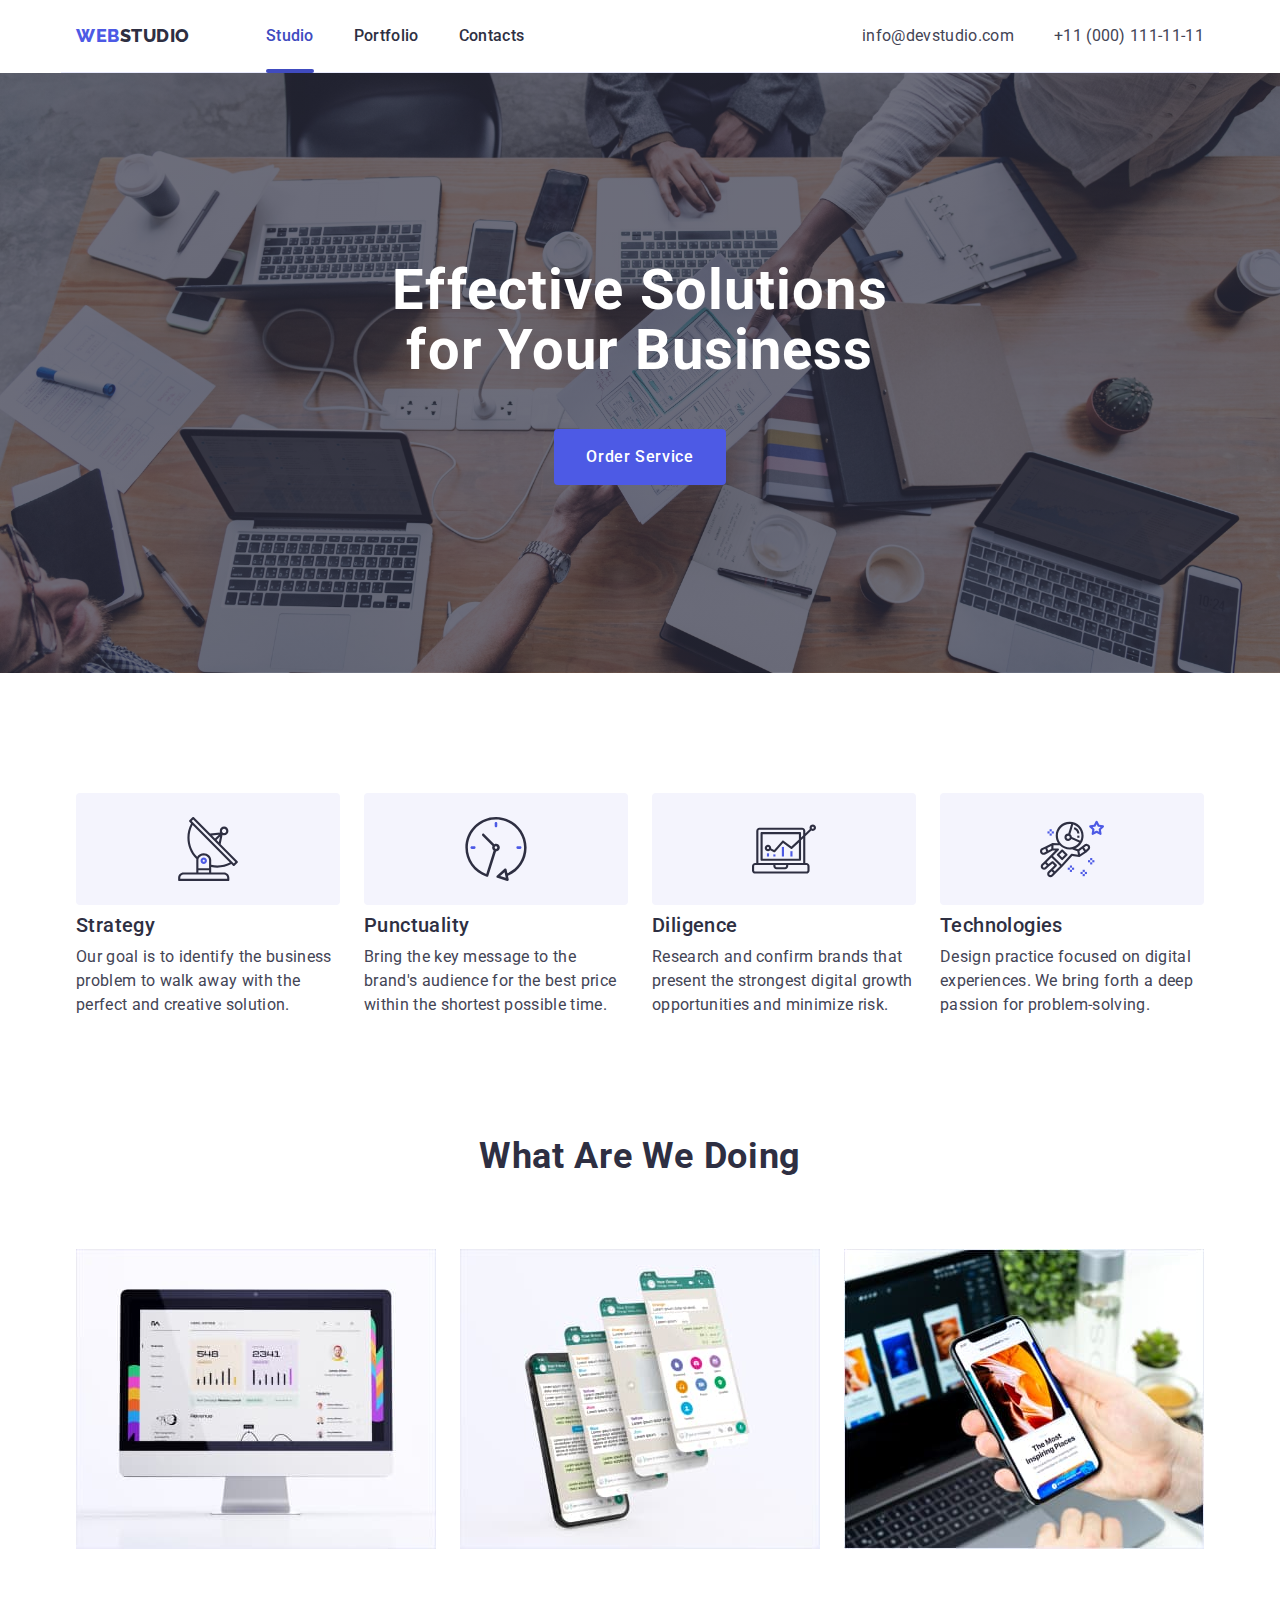
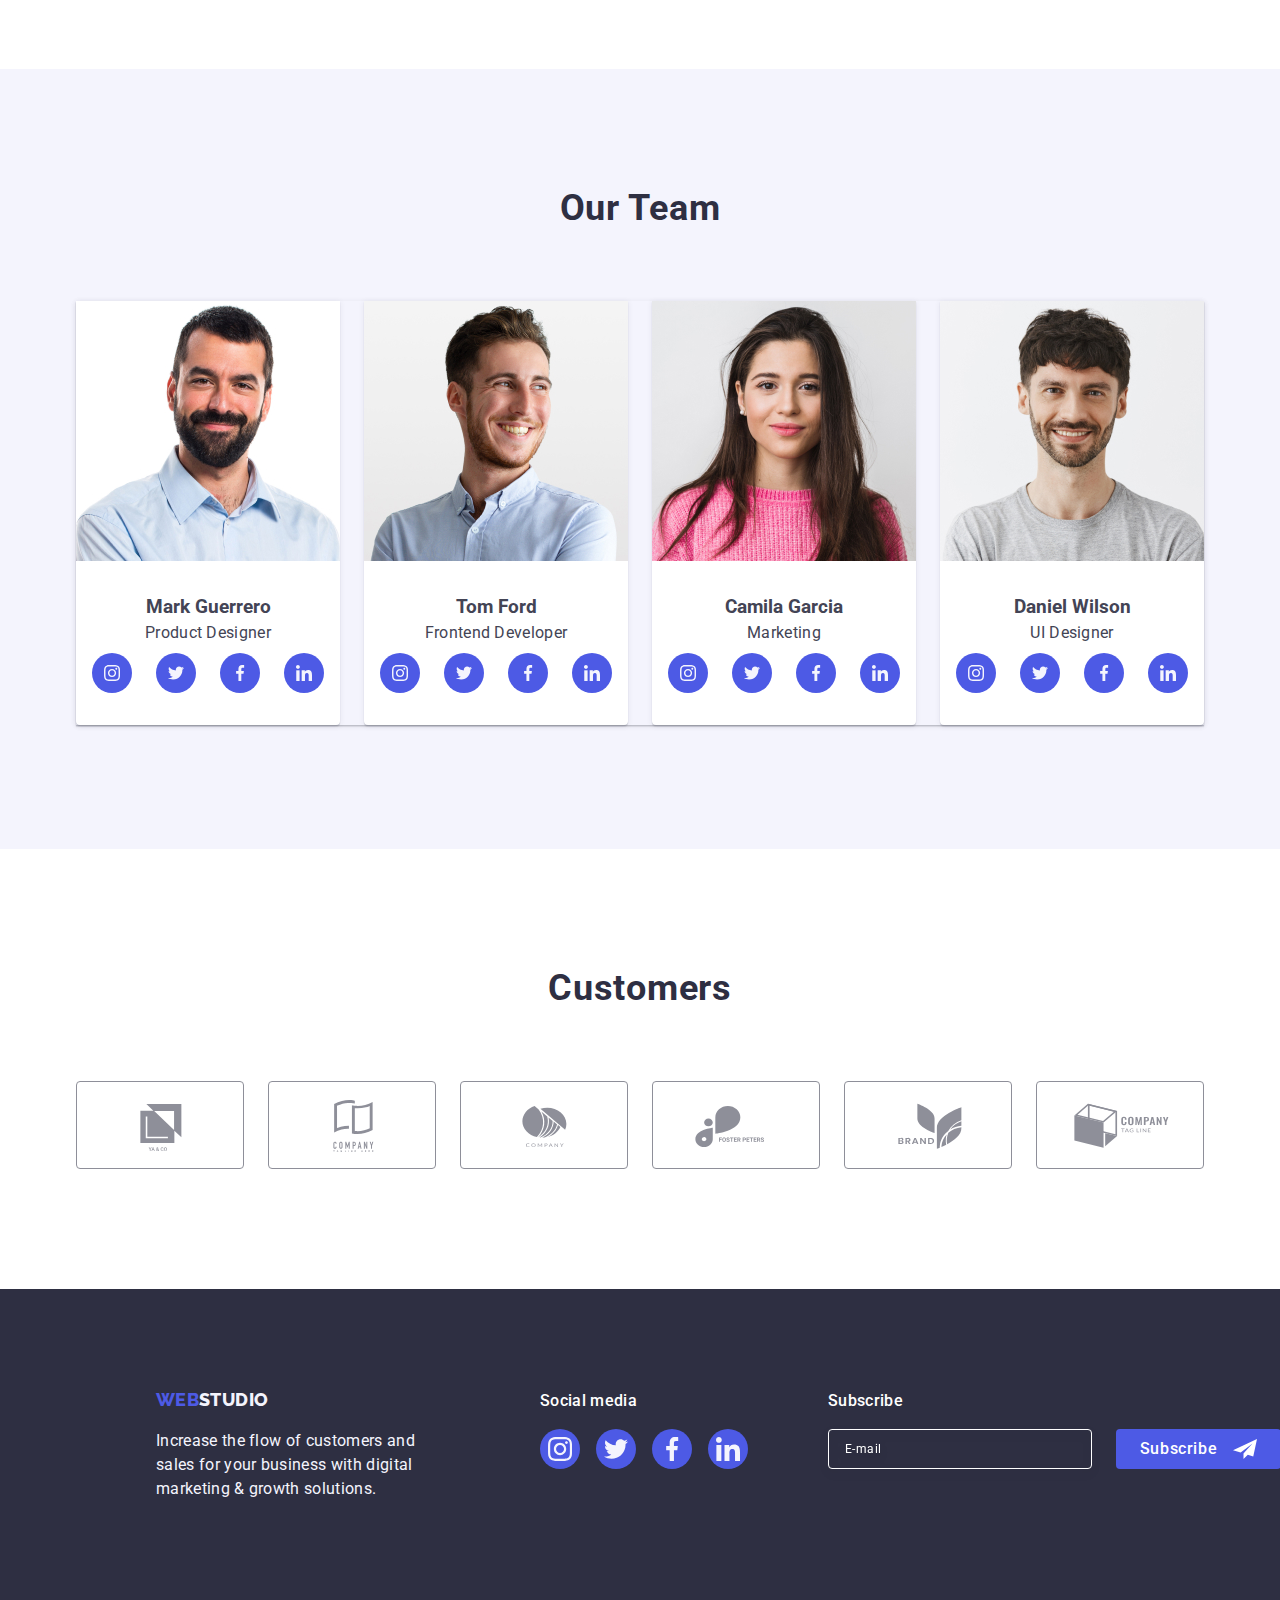
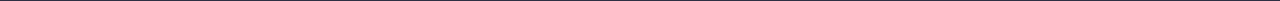
<file: index.html>
<!DOCTYPE html>
<html lang="en">
  <head>
    <meta charset="UTF-8" />
    <meta http-equiv="X-UA-Compatible" content="IE=edge" />
    <meta name="viewport" content="width=device-width, initial-scale=1.0" />
    <title>WebStudio</title>
    <link rel="preconnect" href="https://fonts.googleapis.com" />
    <link rel="preconnect" href="https://fonts.gstatic.com" crossorigin />
    <link
      href="https://fonts.googleapis.com/css2?family=Raleway:wght@800&family=Roboto:wght@400;500;700;900&display=swap"
      rel="stylesheet"
    />
    <link
      rel="stylesheet"
      href="https://cdn.jsdelivr.net/npm/modern-normalize@1.1.0/modern-normalize.min.css"
    />
    <link rel="stylesheet" href="./css/styles.css" />
  </head>
  <body>
    <!------------------------- header --------------------------------->

    <header class="page-header">
      <div class="container page-header-container">
        <nav class="page-nav">
          <a class="link logo-img" href="./index.html">
            Web<span class="studio">Studio</span></a
          >
          <ul class="header-list list">
            <li class="menu-item">
              <a class="menu-link current link" href="./index.html">Studio</a>
            </li>
            <li class="menu-item">
              <a class="menu-link link" href="./portfolio.html">Portfolio</a>
            </li>
            <li class="menu-item">
              <a class="menu-link link" href="">Contacts</a>
            </li>
          </ul>
        </nav>
        <address class="page-address">
          <ul class="page-list list">
            <li class="mail-item">
              <a class="menu-mail link" href="mailto:info@devstudio.com"
                >info@devstudio.com</a
              >
            </li>
            <li class="mail-item">
              <a class="menu-mail link" href="tel:+110001111111">
                +11 (000) 111-11-11
              </a>
            </li>
          </ul>
        </address>
      </div>
    </header>
    <main>
      <!------------------------ hero ------------------------------>

      <section class="section-hero">
        <div class="container hero-wrap">
          <h1 class="hero-title">Effective Solutions for Your Business</h1>
          <button type="button" class="btn-title" data-modal-open>
            Order Service
          </button>
        </div>
      </section>

      <!----------------------Technologies -------------------------->

      <section class="section">
        <div class="container techno">
          <h2 class="visually-hidden">list of features</h2>
          <ul class="list link work-list">
            <li class="work-item">
              <div class="equipment">
                <svg class="equipment-size" width="64" height="64">
                  <use href="./images/icons.svg#icon-antenna"></use>
                </svg>
              </div>
              <h3 class="work">Strategy</h3>
              <p class="item-text">
                Our goal is to identify the business problem to walk away with
                the perfect and creative solution.
              </p>
            </li>

            <li class="work-item">
              <div class="equipment">
                <svg class="equipment-size" width="64" height="64">
                  <use href="./images/icons.svg#icon-clock"></use>
                </svg>
              </div>
              <h3 class="work">Punctuality</h3>
              <p class="item-text">
                Bring the key message to the brand's audience for the best price
                within the shortest possible time.
              </p>
            </li>

            <li class="work-item">
              <div class="equipment">
                <svg class="equipment-size" width="64" height="64">
                  <use href="./images/icons.svg#icon-diagram"></use>
                </svg>
              </div>
              <h3 class="work">Diligence</h3>
              <p class="item-text">
                Research and confirm brands that present the strongest digital
                growth opportunities and minimize risk.
              </p>
            </li>

            <li class="work-item">
              <div class="equipment">
                <svg class="equipment-size" width="64" height="64">
                  <use href="./images/icons.svg#icon-astronaut"></use>
                </svg>
              </div>
              <h3 class="work">Technologies</h3>
              <p class="item-text">
                Design practice focused on digital experiences. We bring forth a
                deep passion for problem-solving.
              </p>
            </li>
          </ul>
        </div>
      </section>

      <!------------------------------ products ------------------------->

      <section class="section products">
        <div class="container products-container">
          <h2 class="main">What are we doing</h2>
          <ul class="link list main-list">
            <li class="img-maine">
              <img src="./images/monitore.jpg" alt="monitore" width="360" />
            </li>
            <li class="img-maine">
              <img src="./images/display.jpg" alt="display" width="360" />
            </li>
            <li class="img-maine">
              <img src="./images/smartfone.jpg" alt="smartfine" width="360" />
            </li>
          </ul>
        </div>
      </section>

      <!------------------------------- team -------------------------->

      <section class="section our-team">
        <div class="container team-group">
          <h2 class="team">Our Team</h2>
          <ul class="list link group">
            <li class="team-list">
              <img
                src="./images/Mark_Guerrero.jpg"
                alt="Mark Guerrero"
                width="264"
                class="mark-img"
              />
              <div class="team-name">
                <h3 class="name">Mark Guerrero</h3>
                <p class="team-item">Product Designer</p>
                <ul class="net-link list link">
                  <li class="social-item">
                    <a class="social-link" href="#">
                      <svg class="team-icon" width="16" height="16">
                        <use href="./images/icons.svg#icon-instagram"></use>
                      </svg>
                    </a>
                  </li>
                  <li class="social-item">
                    <a class="social-link" href="#">
                      <svg class="team-icon" width="16" height="16">
                        <use href="./images/icons.svg#icon-twitter"></use>
                      </svg>
                    </a>
                  </li>
                  <li class="social-item">
                    <a class="social-link" href="#">
                      <svg class="team-icon" width="16" height="16">
                        <use href="./images/icons.svg#icon-facebook"></use>
                      </svg>
                    </a>
                  </li>
                  <li class="social-item">
                    <a class="social-link" href="#">
                      <svg class="team-icon" width="16" height="16">
                        <use href="./images/icons.svg#icon-linkedin"></use>
                      </svg>
                    </a>
                  </li>
                </ul>
              </div>
            </li>

            <li class="team-list">
              <img
                src="./images/Tom_Ford.jpg"
                alt="Tom Ford"
                width="264"
                class="tom-img"
              />
              <div class="team-name">
                <h3 class="name">Tom Ford</h3>
                <p class="team-item">Frontend Developer</p>
                <ul class="net-link list link">
                  <li class="social-item">
                    <a class="social-link" href="#">
                      <svg class="team-icon" width="16" height="16">
                        <use href="./images/icons.svg#icon-instagram"></use>
                      </svg>
                    </a>
                  </li>
                  <li class="social-item">
                    <a class="social-link" href="#">
                      <svg class="team-icon" width="16" height="16">
                        <use href="./images/icons.svg#icon-twitter"></use>
                      </svg>
                    </a>
                  </li>
                  <li class="social-item">
                    <a class="social-link" href="#">
                      <svg class="team-icon" width="16" height="16">
                        <use href="./images/icons.svg#icon-facebook"></use>
                      </svg>
                    </a>
                  </li>
                  <li class="social-item">
                    <a class="social-link" href="#">
                      <svg class="team-icon" width="16" height="16">
                        <use href="./images/icons.svg#icon-linkedin"></use>
                      </svg>
                    </a>
                  </li>
                </ul>
              </div>
            </li>
            <li class="team-list">
              <img
                src="./images/Camila_Garcia.jpg"
                alt="Camila Garcia"
                width="264"
                class="camila-img"
              />
              <div class="team-name">
                <h3 class="name">Camila Garcia</h3>
                <p class="team-item">Marketing</p>
                <ul class="net-link list link">
                  <li class="social-item">
                    <a class="social-link" href="#">
                      <svg class="team-icon" width="16" height="16">
                        <use href="./images/icons.svg#icon-instagram"></use>
                      </svg>
                    </a>
                  </li>
                  <li class="social-item">
                    <a class="social-link" href="#">
                      <svg class="team-icon" width="16" height="16">
                        <use href="./images/icons.svg#icon-twitter"></use>
                      </svg>
                    </a>
                  </li>
                  <li class="social-item">
                    <a class="social-link" href="#">
                      <svg class="team-icon" width="16" height="16">
                        <use href="./images/icons.svg#icon-facebook"></use>
                      </svg>
                    </a>
                  </li>
                  <li class="social-item">
                    <a class="social-link" href="#">
                      <svg class="team-icon" width="16" height="16">
                        <use href="./images/icons.svg#icon-linkedin"></use>
                      </svg>
                    </a>
                  </li>
                </ul>
              </div>
            </li>
            <li class="team-list">
              <img
                src="./images/Daniel_Wilson.jpg"
                alt="Daniel Wilson"
                width="264"
                class="daniel-img"
              />
              <div class="team-name">
                <h3 class="name">Daniel Wilson</h3>
                <p class="team-item">UI Designer</p>
                <ul class="net-link list link">
                  <li class="social-item">
                    <a class="social-link" href="#">
                      <svg class="team-icon" width="16" height="16">
                        <use href="./images/icons.svg#icon-instagram"></use>
                      </svg>
                    </a>
                  </li>
                  <li class="social-item">
                    <a class="social-link" href="#">
                      <svg class="team-icon" width="16" height="16">
                        <use href="./images/icons.svg#icon-twitter"></use>
                      </svg>
                    </a>
                  </li>
                  <li class="social-item">
                    <a class="social-link" href="#">
                      <svg class="team-icon" width="16" height="16">
                        <use href="./images/icons.svg#icon-facebook"></use>
                      </svg>
                    </a>
                  </li>
                  <li class="social-item">
                    <a class="social-link" href="#">
                      <svg class="team-icon" width="16" height="16">
                        <use href="./images/icons.svg#icon-linkedin"></use>
                      </svg>
                    </a>
                  </li>
                </ul>
              </div>
            </li>
          </ul>
        </div>
      </section>

      <!-- ----------------CUSTOMER SECTION --------------------------- -->

      <section class="section customers">
        <div class="container">
          <h2 class="customers-title">Customers</h2>
          <ul class="customers-list link list">
            <li class="cust-item">
              <a class="cust-link" href="#">
                <svg class="icon-link" width="104" height="56">
                  <use href="./images/icons.svg#icon-Logo1"></use>
                </svg>
              </a>
            </li>
            <li class="cust-item">
              <a class="cust-link" href="#">
                <svg class="icon-link" width="104" height="56">
                  <use href="./images/icons.svg#icon-Logo2"></use>
                </svg>
              </a>
            </li>
            <li class="cust-item">
              <a class="cust-link" href="#">
                <svg class="icon-link" width="104" height="56">
                  <use href="./images/icons.svg#icon-Logo3"></use>
                </svg>
              </a>
            </li>
            <li class="cust-item">
              <a class="cust-link" href="#">
                <svg class="icon-link" width="104" height="56">
                  <use href="./images/icons.svg#icon-Logo4"></use>
                </svg>
              </a>
            </li>
            <li class="cust-item">
              <a class="cust-link" href="#">
                <svg class="icon-link" width="104" height="56">
                  <use href="./images/icons.svg#icon-Logo5"></use>
                </svg>
              </a>
            </li>
            <li class="cust-item">
              <a class="cust-link" href="#">
                <svg class="icon-link" width="104" height="56">
                  <use href="./images/icons.svg#icon-Logo6"></use>
                </svg>
              </a>
            </li>
          </ul>
        </div>
      </section>
    </main>

    <!-- --------------------FOOTER---------------------------- -->

    <footer class="footer">
      <div class="foot-all">
        <div class="footer-logo">
          <a class="link footer-img" href="./index.html">
            Web<span class="footer-studio">Studio</span></a
          >
          <p class="footer-text">
            Increase the flow of customers and sales for your business with
            digital marketing & growth solutions.
          </p>
        </div>
        <div class="foot-media">
          <p class="media-text">Social media</p>

          <ul class="media list link">
            <li class="list-media">
              <a class="social-link-media" href="#">
                <svg class="icon-media" width="24" height="24">
                  <use href="./images/icons.svg#icon-instagram"></use>
                </svg>
              </a>
            </li>
            <li class="list-media">
              <a class="social-link-media" href="#">
                <svg class="icon-media" width="24" height="24">
                  <use href="./images/icons.svg#icon-twitter"></use>
                </svg>
              </a>
            </li>

            <li class="list-media">
              <a class="social-link-media" href="#">
                <svg class="icon-media" width="24" height="24">
                  <use href="./images/icons.svg#icon-facebook"></use>
                </svg>
              </a>
            </li>
            <li class="list-media">
              <a class="social-link-media" href="#">
                <svg class="icon-media" width="24" height="24">
                  <use href="./images/icons.svg#icon-linkedin"></use>
                </svg>
              </a>
            </li>
          </ul>
        </div>
        <div class="foot-subscribe">
          <p class="sub-text">Subscribe</p>
          <form class="sub-form">
            <label class="sub-label">
              <input
                class="sub-input"
                type="email"
                name="email"
                placeholder="E-mail"
              />
            </label>
            <button type="submit" class="sub-btn">
              Subscribe
              <svg class="svg-item" width="24" height="24">
                <use href="./images/icons.svg#icon3"></use>
              </svg>
            </button>
          </form>
        </div>
      </div>
    </footer>

    <!-- -----------------MODAL------------------------------------------------->

    <div class="backdrop is-hidden" data-modal>
      <div class="modal">
        <button type="button" class="close-btn" data-modal-close>
          <svg class="modal-close-icon" width="8" height="8">
            <use href="./images/icons.svg#icon-close-black"></use>
          </svg>
        </button>
        <p class="modal-text">Leave your contacts and we will call you back</p>
        <form class="general-form">
          <div class="name-box">
            <label for="user-name" class="name-label">Name</label>
            <div class="icon-box">
              <input
                class="input-name"
                id="user-name"
                name="user-name"
                type="text"
              />
              <svg class="icon-name" width="18" height="24">
                <use href="./images/icons.svg#icon-person"></use>
              </svg>
            </div>
          </div>
          <div class="name-box">
            <label for="user-phone" class="name-label">Phone</label>
            <div class="icon-box">
              <input
                class="input-name"
                id="user-phone"
                name="user-phone"
                type="number"
              />
              <svg class="icon-name" width="18" height="24">
                <use href="./images/icons.svg#icon-phone"></use>
              </svg>
            </div>
          </div>
          <div class="name-box">
            <label for="user-email" class="name-label">Email</label>
            <div class="icon-box">
              <input
                class="input-name"
                id="user-email"
                name="user-email"
                type="email"
              />
              <svg class="icon-name" width="18" height="24">
                <use href="./images/icons.svg#icon-email"></use>
              </svg>
            </div>
          </div>
          <div class="comment">
            <label for="user-comment" class="name-label">Comment</label>
            <textarea
              id="user-comment"
              class="comment-text"
              placeholder="Text input"
              name="user-comment"
            ></textarea>
          </div>
          <div class="checkbox">
            <input
              class="check-input visually-hidden"
              id="user-privacy"
              type="checkbox"
              value="true"
              name="user-privacy"
            />
            <label class="check-label" for="user-privacy">
              <span class="check-span">
                <svg class="click-icon" width="10" height="8">
                  <use href="./images/icons.svg#icon-vector"></use>
                </svg>
              </span>
              I accept the terms and conditions of the
              <a class="check-text" href="#">Privacy Policy</a>
            </label>
          </div>
          <button type="submit" class="box-btn">Send</button>
        </form>
      </div>
    </div>
    <script src="./js/modal.js"></script>
  </body>
</html>
</file>
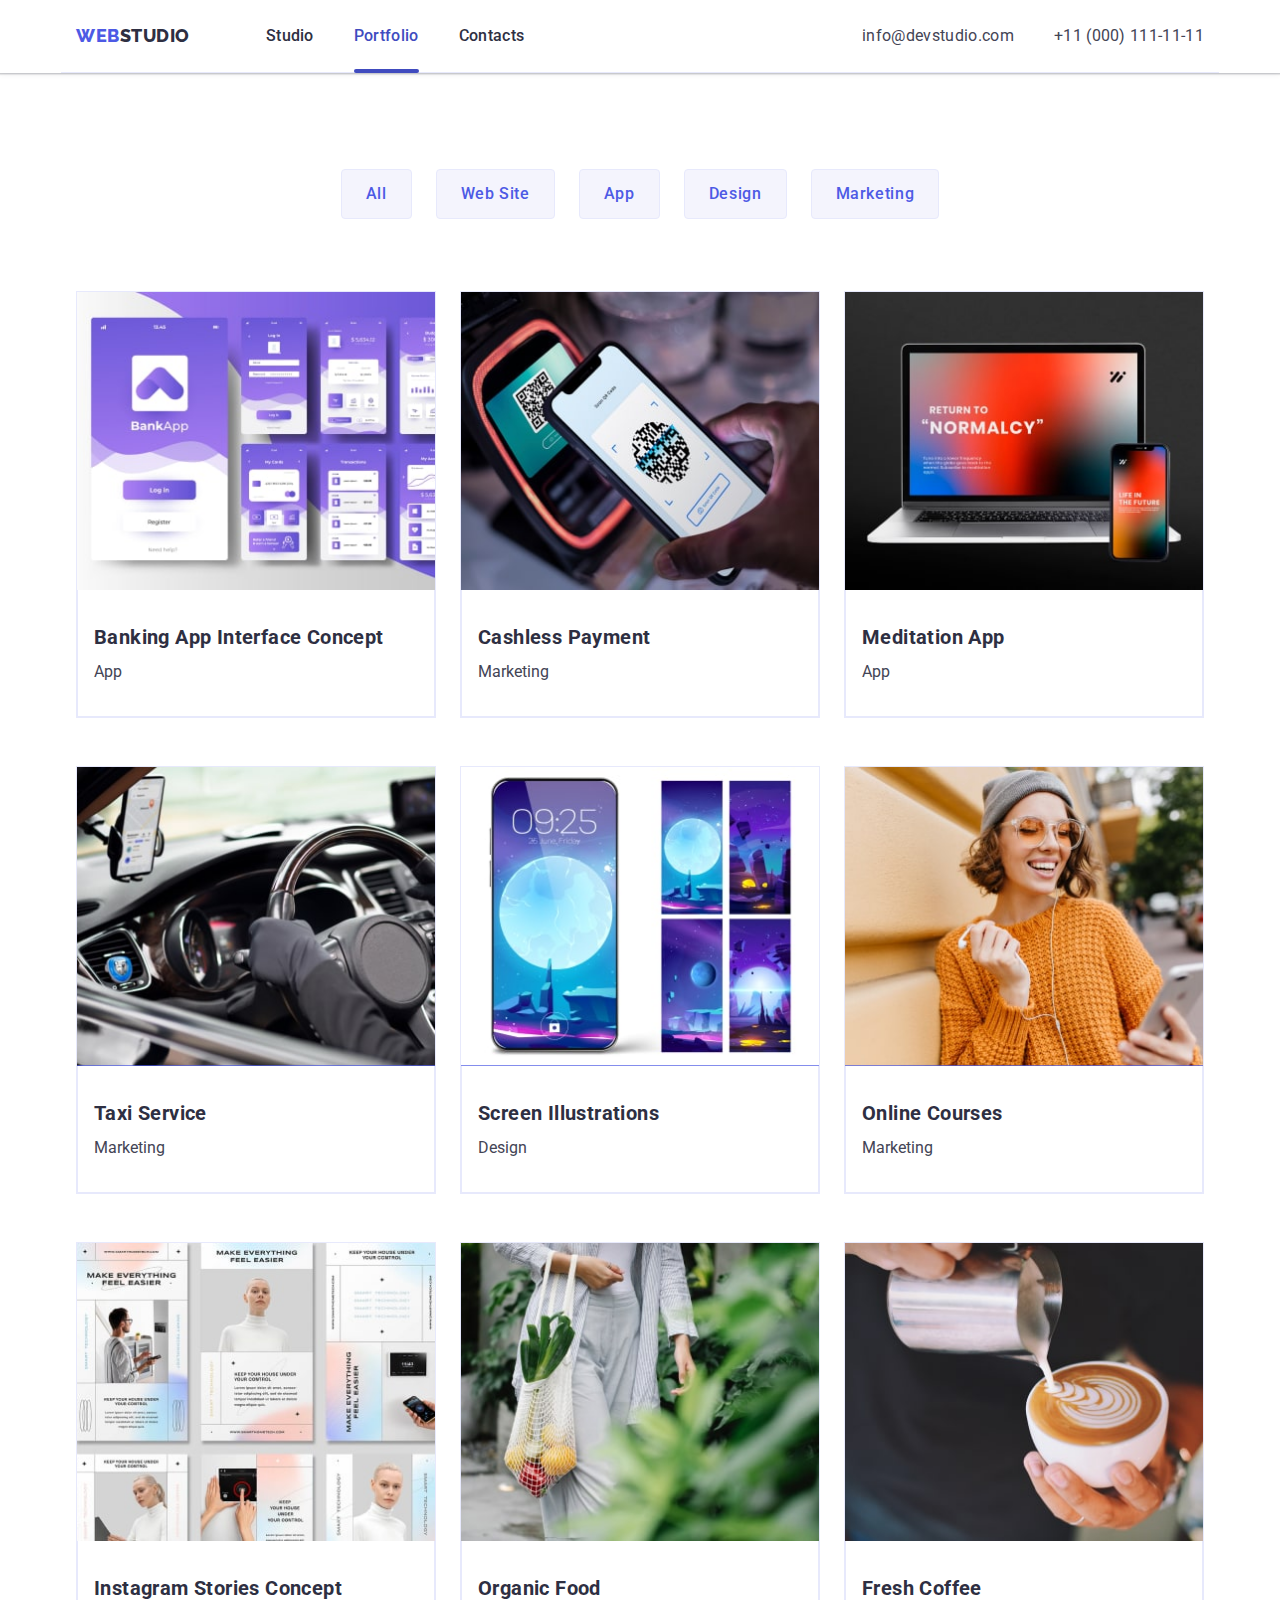
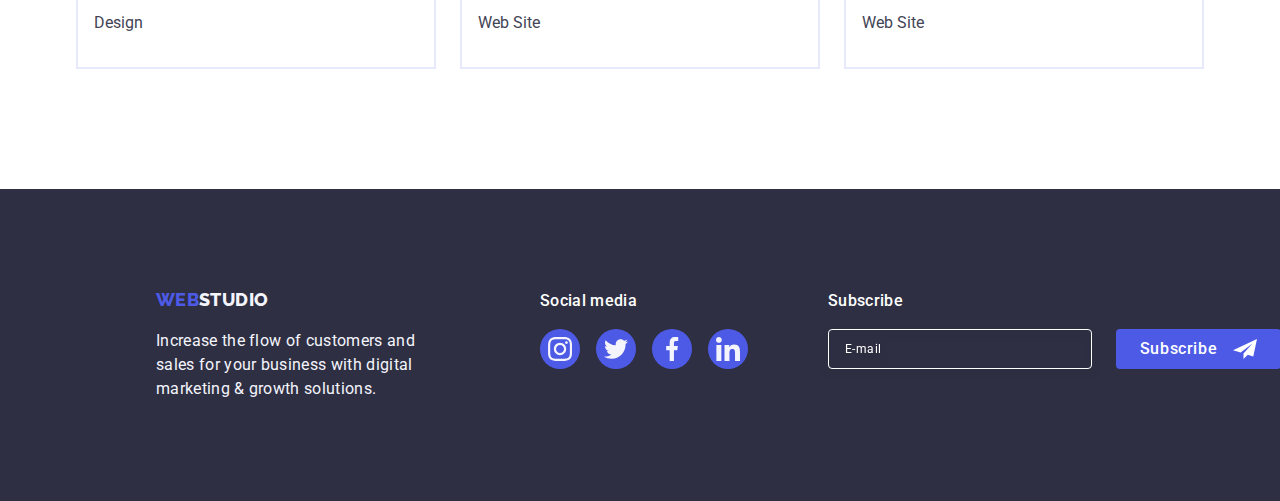
<file: portfolio.html>
<!DOCTYPE html>
<html lang="en">
  <head>
    <meta charset="UTF-8" />
    <meta http-equiv="X-UA-Compatible" content="IE=edge" />
    <meta name="viewport" content="width=device-width, initial-scale=1.0" />
    <title>Portfolio</title>
    <link rel="preconnect" href="https://fonts.googleapis.com" />
    <link rel="preconnect" href="https://fonts.gstatic.com" crossorigin />
    <link
      href="https://fonts.googleapis.com/css2?family=Raleway:wght@800&family=Roboto:wght@400;500;700;900&display=swap"
      rel="stylesheet"
    />
    <link
      rel="stylesheet"
      href="https://cdn.jsdelivr.net/npm/modern-normalize@1.1.0/modern-normalize.min.css"
    />
    <link rel="stylesheet" href="./css/styles.css" />
    <link
      rel="stylesheet"
      href="https://cdnjs.cloudflare.com/ajax/libs/animate.css/4.1.1/animate.min.css"
    />
  </head>
  <body>
    <!-- header -->
    <header class="page-header">
      <div class="container page-header-container">
        <nav class="page-nav">
          <a class="link logo-img" href="./index.html">
            Web<span class="studio">Studio</span></a
          >
          <ul class="header-list list">
            <li class="menu-item">
              <a class="menu-link link" href="./index.html">Studio</a>
            </li>
            <li class="menu-item">
              <a class="menu-link current link" href="./portfolio.html"
                >Portfolio</a
              >
            </li>
            <li class="menu-item">
              <a class="menu-link link" href="">Contacts</a>
            </li>
          </ul>
        </nav>
        <address class="page-address">
          <ul class="page-list list">
            <li class="mail-item">
              <a class="menu-mail link" href="mailto:info@devstudio.com"
                >info@devstudio.com</a
              >
            </li>
            <li class="mail-item">
              <a class="menu-mail link" href="tel:+110001111111">
                +11 (000) 111-11-11
              </a>
            </li>
          </ul>
        </address>
      </div>
    </header>

    <!------------ SECTION PORTFOLIO ------------------------>

    <main>
      <section class="portfolio">
        <div class="container btn-container">
          <h1 hidden class="section">list of services</h1>
          <ul class="btn-list list">
            <li class="btn-item">
              <button class="btn" type="button">All</button>
            </li>
            <li class="btn-item">
              <button class="btn" type="button">Web Site</button>
            </li>
            <li class="btn-item">
              <button class="btn" type="button">App</button>
            </li>
            <li class="btn-item">
              <button class="btn" type="button">Design</button>
            </li>
            <li class="btn-item">
              <button class="btn" type="button">Marketing</button>
            </li>
          </ul>

          <ul class="card-set list">
            <li class="cards">
              <a class="card-item link" href="#">
                <div class="card-cover">
                  <img
                    src="./images/img8.jpg"
                    alt="Banking App Interface Concept"
                    width="360"
                  />
                  <p class="cover-text">
                    14 Stylish and User-Friendly App Design Concepts · Task
                    Manager App · Calorie Tracker App · Exotic Fruit Ecommerce
                    App · Cloud Storage App
                  </p>
                </div>
                <div class="appli-set">
                  <h2 class="application">Banking App Interface Concept</h2>
                  <p class="application-text">App</p>
                </div>
              </a>
            </li>
            <li class="cards">
              <a class="card-item link" href="#">
                <div class="card-cover">
                  <img
                    src="./images/img7.jpg"
                    alt="Cashless Payment"
                    width="360"
                  />
                  <p class="cover-text">
                    14 Stylish and User-Friendly App Design Concepts · Task
                    Manager App · Calorie Tracker App · Exotic Fruit Ecommerce
                    App · Cloud Storage App
                  </p>
                </div>
                <div class="appli-set">
                  <h2 class="application">Cashless Payment</h2>
                  <p class="application-text">Marketing</p>
                </div>
              </a>
            </li>
            <li class="cards">
              <a class="card-item link" href="#">
                <div class="card-cover">
                  <img
                    src="./images/img6.jpg"
                    alt="Meditation App"
                    width="360"
                  />
                  <p class="cover-text">
                    14 Stylish and User-Friendly App Design Concepts · Task
                    Manager App · Calorie Tracker App · Exotic Fruit Ecommerce
                    App · Cloud Storage App
                  </p>
                </div>
                <div class="appli-set">
                  <h2 class="application">Meditation App</h2>
                  <p class="application-text">App</p>
                </div>
              </a>
            </li>
            <li class="cards">
              <a class="card-item link" href="#">
                <div class="card-cover">
                  <img src="./images/img5.jpg" alt="Taxi Service" width="360" />
                  <p class="cover-text">
                    14 Stylish and User-Friendly App Design Concepts · Task
                    Manager App · Calorie Tracker App · Exotic Fruit Ecommerce
                    App · Cloud Storage App
                  </p>
                </div>
                <div class="appli-set">
                  <h2 class="application">Taxi Service</h2>
                  <p class="application-text">Marketing</p>
                </div>
              </a>
            </li>
            <li class="cards">
              <a class="card-item link" href="#">
                <div class="card-cover">
                  <img
                    src="./images/img4.jpg"
                    alt="Screen Illustrations"
                    width="360"
                  />

                  <p class="cover-text">
                    14 Stylish and User-Friendly App Design Concepts · Task
                    Manager App · Calorie Tracker App · Exotic Fruit Ecommerce
                    App · Cloud Storage App
                  </p>
                </div>
                <div class="appli-set">
                  <h2 class="application">Screen Illustrations</h2>
                  <p class="application-text">Design</p>
                </div>
              </a>
            </li>
            <li class="cards">
              <a class="card-item link" href="#">
                <div class="card-cover">
                  <img
                    src="./images/img3.jpg"
                    alt="Online Courses"
                    width="360"
                  />
                  <p class="cover-text">
                    14 Stylish and User-Friendly App Design Concepts · Task
                    Manager App · Calorie Tracker App · Exotic Fruit Ecommerce
                    App · Cloud Storage App
                  </p>
                </div>
                <div class="appli-set">
                  <h2 class="application">Online Courses</h2>
                  <p class="application-text">Marketing</p>
                </div>
              </a>
            </li>
            <li class="cards">
              <a class="card-item link" href="#">
                <div class="card-cover">
                  <img
                    src="./images/img2.jpg"
                    alt="Instagram Stories Concept"
                    width="360"
                  />
                  <p class="cover-text">
                    14 Stylish and User-Friendly App Design Concepts · Task
                    Manager App · Calorie Tracker App · Exotic Fruit Ecommerce
                    App · Cloud Storage App
                  </p>
                </div>
                <div class="appli-set">
                  <h2 class="application">Instagram Stories Concept</h2>
                  <p class="application-text">Design</p>
                </div>
              </a>
            </li>
            <li class="cards">
              <a class="card-item link" href="#">
                <div class="card-cover">
                  <img src="./images/img1.jpg" alt="Organic Food" width="360" />

                  <p class="cover-text">
                    14 Stylish and User-Friendly App Design Concepts · Task
                    Manager App · Calorie Tracker App · Exotic Fruit Ecommerce
                    App · Cloud Storage App
                  </p>
                </div>
                <div class="appli-set">
                  <h2 class="application">Organic Food</h2>
                  <p class="application-text">Web Site</p>
                </div>
              </a>
            </li>
            <li class="cards">
              <a class="card-item link" href="#">
                <div class="card-cover">
                  <img src="./images/img.jpg" alt="Fresh Coffee" width="360" />
                  <p class="cover-text">
                    14 Stylish and User-Friendly App Design Concepts · Task
                    Manager App · Calorie Tracker App · Exotic Fruit Ecommerce
                    App · Cloud Storage App
                  </p>
                </div>
                <div class="appli-set">
                  <h2 class="application">Fresh Coffee</h2>
                  <p class="application-text">Web Site</p>
                </div>
              </a>
            </li>
          </ul>
        </div>
      </section>
    </main>

    <!-- --------------------FOOTER---------------------------- -->

    <footer class="footer">
      <div class="foot-all">
        <div class="footer-logo">
          <a class="link footer-img" href="./index.html">
            Web<span class="footer-studio">Studio</span></a
          >
          <p class="footer-text">
            Increase the flow of customers and sales for your business with
            digital marketing & growth solutions.
          </p>
        </div>
        <div class="foot-media">
          <p class="media-text">Social media</p>

          <ul class="media list link">
            <li class="list-media">
              <a class="social-link-media" href="#">
                <svg class="icon-media" width="24" height="24">
                  <use href="./images/icons.svg#icon-instagram"></use>
                </svg>
              </a>
            </li>
            <li class="list-media">
              <a class="social-link-media" href="#">
                <svg class="icon-media" width="24" height="24">
                  <use href="./images/icons.svg#icon-twitter"></use>
                </svg>
              </a>
            </li>

            <li class="list-media">
              <a class="social-link-media" href="#">
                <svg class="icon-media" width="24" height="24">
                  <use href="./images/icons.svg#icon-facebook"></use>
                </svg>
              </a>
            </li>
            <li class="list-media">
              <a class="social-link-media" href="#">
                <svg class="icon-media" width="24" height="24">
                  <use href="./images/icons.svg#icon-linkedin"></use>
                </svg>
              </a>
            </li>
          </ul>
        </div>
        <div class="foot-subscribe">
          <p class="sub-text">Subscribe</p>
          <form class="sub-form">
            <label class="sub-label">
              <input
                class="sub-input"
                type="email"
                name="email"
                placeholder="E-mail"
              />
            </label>
            <button type="submit" class="sub-btn">
              Subscribe
              <svg class="svg-item" width="24" height="24">
                <use href="./images/icons.svg#icon3"></use>
              </svg>
            </button>
          </form>
        </div>
      </div>
    </footer>
  </body>
</html>
</file>
<file: css/styles.css>
:root {
  --primary-brand: #4d5ae5;
  --navy-blue: #2e2f42;
  --subtitle-text: #8e8f99;
  --cloud: #f4f4fd;
  --action-color: #404bbf;
  --white: #ffffff;
  --slate: #434455;
  --accent-color: #e7e9fc;
  --green: #31d0aa;
  --dairy: #fcfcfc;
  --animation: 250ms cubic-bezier(0.4, 0, 0.2, 1);
  --card-set-gap: 24px;
}
h1,
h2,
h3,
h4,
p {
  margin-top: 0;
  margin-bottom: 0;
}
ul,
ol {
  margin-top: 0;
  margin-bottom: 0;
  padding-left: 0;
}
img {
  display: block;
  max-width: 100%;
  height: auto;
}
button {
  cursor: pointer;
}

.visually-hidden {
  position: absolute;
  width: 1px;
  height: 1px;
  margin: -1px;
  border: 0;
  padding: 0;
  white-space: nowrap;
  clip-path: inset(100%);
  clip: rect(0 0 0 0);
  overflow: hidden;
}

.link {
  text-decoration: none;
}
.list {
  list-style: none;
}
body {
  font-family: "Roboto", sans-serif;
  font-weight: 400;
  font-size: 16px;
  line-height: 1.5;
  color: var(--slate);
  background-color: var(--white);
}
.container {
  width: 1158px;
  margin-left: auto;
  margin-right: auto;
  padding-left: 15px;
  padding-right: 15px;
}
.section {
  padding-top: 120px;
  padding-bottom: 120px;
}
.animate__animated {
  animation-iteration-count: infinite;
}

/* --------- HEADER ------------------------------------ */

.page-header {
  box-shadow: 0px 2px 1px rgba(46, 47, 66, 0.08),
    0px 1px 1px rgba(46, 47, 66, 0.16), 0px 1px 6px rgba(46, 47, 66, 0.08);
}

.page-header-container {
  border-bottom: 1px solid;
  color: var(--accent-color);
}

.logo-img {
  font-family: "Raleway", sans-serif;
  font-weight: 800;
  font-size: 18px;
  line-height: 1.17;
  letter-spacing: 0.03em;
  text-transform: uppercase;
  color: var(--primary-brand);
  margin-right: 76px;
}
.studio {
  color: var(--navy-blue);
}
.page-header-container {
  display: flex;
  align-items: center;
}
.page-nav {
  display: flex;
  align-items: center;
}
.header-list {
  display: flex;
  align-items: center;
}

.page-list {
  display: flex;
  align-items: center;
  gap: 40px;
}

.menu-item {
  font-family: "Roboto";
  font-weight: 500;
  font-size: 16px;
  line-height: 1.5;
  letter-spacing: 0.02em;
  color: var(--navy-blue);
}
.menu-item:not(:last-child) {
  margin-right: 40px;
}

.menu-item :hover,
.menu-item :focus {
  color: var(--action-color);
}
.menu-link {
  font-family: "Roboto";
  font-weight: 500;
  font-size: 16px;
  line-height: 1.5;
  letter-spacing: 0.02em;
  color: var(--navy-blue);
  padding-top: 24px;
  padding-bottom: 24px;
  position: relative;
  display: block;
  transition: color 250ms cubic-bezier(0.4, 0, 0.2, 1);
}

.menu-link::after {
  content: "";
  position: absolute;
  left: 0;
  bottom: -1px;
  width: 100%;
  height: 4px;
  border-radius: 2px;
  background-color: var(--action-color);
  transform: scalex(0);
}
.menu-link.current {
  color: var(--action-color);
}
.menu-link:hover:after,
.menu-link:focus:after,
.menu-link.current:after {
  transform: scalex(1);
}

.page-address {
  font-style: normal;
  margin-left: auto;
}

.menu-mail {
  font-family: "Roboto";
  font-style: normal;
  font-size: 16px;
  line-height: 1.5;
  letter-spacing: 0.02em;
  color: var(--slate);
  transition: color 250ms cubic-bezier(0.4, 0, 0.2, 1);
}
.menu-tel {
  font-family: "Roboto";
  font-style: normal;
  font-size: 16px;
  line-height: 1.5;
  letter-spacing: 0.02em;
  color: var(--slate);
  transition: color 250ms cubic-bezier(0.4, 0, 0.2, 1);
}

.menu-mail:hover,
.menu-mail:focus,
.menu-tel:hover,
.menu-tel:focus {
  color: var(--action-color);
}

/* -------HERO SECTION----------------------- */

.section-hero {
  margin: 0 auto;
  background-image: linear-gradient(
      rgba(46, 47, 66, 0.7),
      rgba(46, 47, 66, 0.7)
    ),
    url(../images/pipleinoffice.jpeg);

  max-width: 1440px;
  background-repeat: no-repeat;
  background-position: center;
  background-size: cover;
  padding: 188px 0;
}

.hero-wrap {
  display: flex;
  flex-direction: column;
  justify-content: center;
  align-items: center;
}

.hero-title {
  font-size: 56px;
  line-height: 1.07;
  letter-spacing: 0.02em;
  text-align: center;
  color: #ffffff;
  max-width: 496px;
  margin-bottom: 48px;
}
.hero-wrap {
  display: flex;
  flex-direction: column;
}

.btn-title {
  display: block;
  padding: 16px 32px;
  margin-right: auto;
  margin-left: auto;
  min-width: 169px;
  border-radius: 4px;
  font-family: "Roboto", sans-serif;
  font-weight: 500;
  font-size: 16px;
  line-height: 1.5;
  color: var(--white);
  background-color: var(--primary-brand);
  letter-spacing: 0.04em;
  border: none;
  transition: background-color 250ms cubic-bezier(0.4, 0, 0.2, 1);
}

.btn-title:hover,
.btn-title:focus {
  background: var(--action-color);
}

.btn-title

/* ------TECHNO SECTION-------------- */

.techno {
  display: flex;
  align-items: center;
  justify-content: center;
  height: 112px;
  margin-bottom: 8px;
}
.work-list {
  display: flex;
  gap: 24px;
}
.work-item {
  flex-basis: calc((100% - 72px) / 4);
}

.equipment {
  display: flex;
  justify-content: center;
  align-items: center;
  height: 112px;
  background-color: var(--cloud);
  border-radius: 4px;
  margin-bottom: 8px;
}

/* ---------WORK SECTION------------------------ */

.work {
  margin-bottom: 8px;
  font-family: "Roboto";
  font-weight: 500;
  font-size: 20px;
  line-height: 1.2;
  letter-spacing: 0.02em;
  color: var(--navy-blue);
}
.item-text {
  font-family: "Roboto";
  font-size: 16px;
  line-height: 1.5;
  letter-spacing: 0.02em;
  color: var(--slate);
}
.products {
  padding-top: 0px;
}

.main-list {
  display: flex;
  flex-wrap: nowrap;
  flex-basis: calc((100% - 48px) / 3);
  gap: 24px;
}
.main {
  margin-bottom: 72px;
  font-size: 36px;
  line-height: 1.11;
  letter-spacing: 0.02em;
  color: var(--navy-blue);
  text-align: center;
  text-transform: capitalize;
}

/* --------TEAM SECTION--------------------- */

.our-team {
  margin: 0 auto;
  max-width: 1440px;
  height: 780px;
  background-color: var(--cloud);
}

.team {
  margin-bottom: 72px;
  font-size: 36px;
  line-height: 1.11;
  letter-spacing: 0.02em;
  color: var(--navy-blue);
  background-color: var(--cloud);
  text-align: center;
  text-transform: capitalize;
}
.team-list {
  color: #434455;
  background-color: var(--white);
  box-shadow: 0px 1px 6px rgba(46, 47, 66, 0.08),
    0px 1px 1px rgba(46, 47, 66, 0.16), 0px 2px 1px rgba(46, 47, 66, 0.08);
  border-radius: 0px 0px 4px 4px;
}
.group {
  display: flex;
  flex-basis: calc((100% - 72px) / 4);
  gap: 24px;
  box-shadow: 0px 1px 6px rgba(46, 47, 66, 0.08),
    0px 1px 1px rgba(46, 47, 66, 0.16), 0px 2px 1px rgba(46, 47, 66, 0.08);
}
.team-name {
  display: flex;
  flex-direction: column;
  text-align: center;
  padding: 32px 16px;
}

.team-item {
  flex-wrap: nowrap;
  letter-spacing: 0.02em;
  color: var(--slate);
}
.net-link {
  display: flex;
  justify-content: center;
  gap: 24px;
  margin-top: 8px;
}
.social-item {
  width: 40px;
  height: 40px;
}

.social-link {
  display: flex;
  justify-content: center;
  align-items: center;
  width: 100%;
  height: 100%;
  background-color: var(--primary-brand);
  border-radius: 50%;
  transition: background-color 250ms cubic-bezier(0.4, 0, 0.2, 1);
}
.social-link:hover,
.social-link:focus {
  background-color: var(--action-color);
}
.team-icon {
  fill: var(--cloud);
}

/* ----CUSTOMERS SECTION--------------- */

.customers-title {
  display: flex;
  justify-content: center;
  align-items: center;
  font-size: 36px;
  line-height: 1.11;
  letter-spacing: 0.02em;
  vertical-align: 95%;
  letter-spacing: 2%;
  color: var(--navy-blue);
  margin-bottom: 72px;
}
.customers-list {
  display: flex;
  gap: 24px;
}
.cust-item {
  width: calc((100% - 120px) / 6);
  height: 88px;
}

.cust-link {
  display: flex;
  align-items: center;
  justify-content: center;
  width: 100%;
  height: 100%;
  border: 1px solid var(--subtitle-text);
  border-radius: 4px;
  color: var(--subtitle-text);
  transition: border-color 250ms cubic-bezier(0.4, 0, 0.2, 1),
    color 250ms cubic-bezier(0.4, 0, 0.2, 1);
}

.cust-link:hover,
.cust-link:focus {
  color: #404bbf;
  border-color: #404bbf;
}
.icon-link {
  fill: currentColor;
}

/* --------FOOTER------------------------- */

.footer {
  width: 1440px;
  height: 312px;
  margin: 0px auto;
  background-color: var(--navy-blue);
}

.foot-all {
  display: flex;
  align-items: baseline;
  padding-top: 100px;
  padding-bottom: 100px;
  padding-left: 156px;
}
.footer-logo {
  margin-right: 120px;
}

.footer-img {
  font-family: "Raleway", sans-serif;
  font-weight: 800;
  font-size: 18px;
  line-height: 1.17;
  align-items: center;
  letter-spacing: 0.02em;
  text-transform: uppercase;
  color: var(--primary-brand);
  margin-bottom: 16px;
}
.footer-studio {
  color: var(--cloud);
  background: var(--navy-blue);
}
.footer-text {
  max-width: 264px;
  height: 72px;
  letter-spacing: 0.02em;
  padding-right: auto;
  color: var(--cloud);
  background: var(--navy-blue);
  margin-top: 16px;
}
.media-text {
  font-weight: 500;
  font-size: 16px;
  line-height: 1.5;
  letter-spacing: 0.02em;
  color: var(--white);
  margin-bottom: 16px;
}
.media {
  display: flex;
  justify-content: center;
  align-items: center;
  gap: 16px;
}

.list-media {
  width: 40px;
  height: 40px;
}

.social-link-media {
  display: flex;
  justify-content: center;
  align-items: center;
  width: 100%;
  height: 100%;
  background-color: var(--primary-brand);
  border-radius: 50%;
  transition: background-color 250ms cubic-bezier(0.4, 0, 0.2, 1);
}

.icon-media {
  fill: var(--cloud);
}

.social-link-media:hover,
.social-link-media:focus {
  background-color: var(--green);
}

.foot-subscribe {
  

  width: 453px;
  height: 80px;
  margin-left: 80px;
}

.sub-text {
  position: relative;
  font-family: "Roboto";
  font-style: normal;
  font-weight: 500;
  font-size: 16px;
  line-height: 1.5;
  letter-spacing: 0.02em;
  color: #ffffff;
  margin-bottom: 16px;
}

.sub-form {
  display: flex;
  margin-left: 0;
  gap: 24px;
}

.sub-label {
  display: flex;
  align-items: flex-end;
  justify-content: flex-start;
  margin-left: 0;
  padding-left: 0;
  gap: 24px;
}
.sub-position {
}

.sub-input {
  padding-left: 16px;
  width: 264px;
  height: 40px;
  font-size: 12px;
  line-height: 1.5;
  letter-spacing: 0.04em;
  background-color: transparent;
  border: 1px solid #ffffff;
  color: #ffffff;
  filter: drop-shadow(0px 4px 4px rgba(0, 0, 0, 0.15));
  border-radius: 4px;
}
.sub-input::placeholder {
  color: #ffffff;
}

.sub-btn {
  display: flex;
  justify-content: center;
  align-items: center;
  font-family: "Roboto", sans-serif;
  font-size: 16px;
  font-weight: 500;
  line-height: 1.5;
  letter-spacing: 0.04em;
  color: #ffffff;
  background-color: #4d5ae5;
  border: none;
  border-radius: 4px;
  cursor: pointer;
  min-width: 165px;
  height: 40px;
}
.svg-item {
  margin-left: 16px;
}

/*========PORTFOLIO===========*/

.portfolio {
  padding-top: 96px;
  padding-bottom: 120px;
}

.btn {
  font-family: "Roboto", sans-serif;
  font-style: normal;
  font-weight: 500;
  font-size: 16px;
  line-height: 1.5;
  letter-spacing: 0.04em;
  color: var(--primary-brand);
  background: var(--cloud);
  border: 1px solid #e7e9fc;
  border-radius: 4px;
  padding: 12px 24px;
  transition: color 250ms cubic-bezier(0.4, 0, 0.2, 1),
    background-color 250ms cubic-bezier(0.4, 0, 0.2, 1),
    border-color 250ms cubic-bezier(0.4, 0, 0.2, 1),
    box-shadow 250ms cubic-bezier(0.4, 0, 0.2, 1);
}

.btn:hover,
.btn:focus {
  border: 1px solid transparent;
  color: var(--white);
  background: var(--action-color);
  box-shadow: 0px 3px 1px rgba(0, 0, 0, 0.1), 0px 2px 1px rgba(0, 0, 0, 0.08),
    0px 2px 2px rgba(0, 0, 0, 0.12);
}

.card-item {
  display: block;
  transition: box-shadow 250ms cubic-bezier(0.4, 0, 0.2, 1);
}

.card-item:hover,
.card-item:focus {
  box-shadow: 0px 1px 6px rgba(46, 47, 66, 0.08),
    0px 1px 1px rgba(46, 47, 66, 0.16), 0px 2px 1px rgba(46, 47, 66, 0.08);
}

.card-item:hover.cover-text,
.card-item:focus.cover-text {
  transform: translateY(0%);
}

.menu-text {
  color: var(--navy-blue);
  font-size: 20px;
  line-height: 1, 20;
}
.menu-letter {
  color: #434455;
}
.btn-list {
  display: flex;
  justify-content: center;
  margin-bottom: 72px;
  gap: var(--card-set-gap);
}
.cards {
  transition: box-shadow 250ms cubic-bezier(0.4, 0, 0.2, 1);
}
.card-item {
  transition: box-shadow 250ms cubic-bezier(0.4, 0, 0.2, 1);
}

.card-item:hover.cover-text .card-item:focus.cover-text {
  transform: translateY(0);
  transition: transform 250ms linear;
}

.card-cover {
  position: relative;
  overflow: hidden;
}

.card-set {
  display: flex;
  flex-wrap: wrap;
  grid-column-gap: 24px;
  grid-row-gap: 48px;
}

.card-set .cards {
  width: calc((100% - 48px) / 3);
  border: 1px solid var(--accent-color);
}

.application {
  color: var(--navy-blue);
  font-size: 20px;
  line-height: 1, 20;
  letter-spacing: 0.02em;
  margin-right: auto;
  margin-bottom: 8px;
}
.application-text {
  margin-right: auto;
  color: var(--slate);
}
.appli-set {
  padding: 32px 16px;
  border: 1px solid var(--accent-color);
  border-top: none;
}

.cover-text {
  position: absolute;
  top: 0;
  font-family: "Roboto";
  font-style: normal;
  font-weight: 400;
  font-size: 16px;
  line-height: 1.5;
  letter-spacing: 0.02em;
  color: var(--cloud);
  background-color: var(--primary-brand);
  padding: 40px 32px;
  height: 100%;
  transform: translateY(100%);
  transition: transform 250ms cubic-bezier(0.4, 0, 0.2, 1);
}

.card-item:hover .cover-text,
.card-item:focus .cover-text {
  transform: translateY(0%);


}
/* -----------MODAL--------------------- */


.backdrop {
  position: fixed;
  width: 100%;
  height: 100%;
  top: 0;

  background-color: rgba(46, 47, 66, 0.4);
  transition: opacity 250ms cubic-bezier(0.4, 0, 0.2, 1),
    visibility 250ms cubic-bezier(0.4, 0, 0.2, 1);
}


.close-btn {
  display: flex;
  align-items: center;
  justify-content: center;
  position: absolute;
  right: 24px;
  top: 24px;
  width: 24px;
  height: 24px;
  border-radius: 50%;
  background: #e7e9fc;
  border: 1px solid rgba(0, 0, 0, 0.1);
  padding: 0;
  transition: background-color 250ms cubic-bezier(0.4, 0, 0.2, 1),
    border 250ms cubic-bezier(0.4, 0, 0.2, 1);
}

.close-btn:hover,
.close-btn:focus,
.close-btn:hover .modal-close-icon,
.close-btn:focus .modal-close-icon {
  border: none;
  background-color: #404bbf;
  fill: #ffffff;
}

.is-hidden {
  visibility: hidden;
  opacity: 0;
  pointer-events: none;
}
.modal-close-icon {
  transition: fill 250ms cubic-bezier(0.4, 0, 0.2, 1);
}

.modal {
  position: absolute;
  top: 50%;
  left: 50%;
  transform: translate(-50%, -50%) scaleY(1);
  width: 408px;
  min-height: 584px;
  background: #fcfcfc;
  box-shadow: 0px 1px 1px rgba(0, 0, 0, 0.14), 0px 1px 3px rgba(0, 0, 0, 0.12),
    0px 2px 1px rgba(0, 0, 0, 0.2);
  border-radius: 4px;
  transition: transform 250ms cubic-bezier(0.4, 0, 0.2, 1);
  padding: 72px 24px 24px 24px;
}

.modal-text {
  text-align: center;
  margin-bottom: 16px;
  font-weight: 500;
  font-size: 16px;
  line-height: 1.5;
  letter-spacing: 0.02em;
  color: var(--navy-blue);
  border-color: var(--navy-blue);
}
.name-box {
  margin-bottom: 8px;
}
.name-label {
  display: block;
  margin-bottom: 4px;
  font-size: 12px;
  line-height: 1.17;
  letter-spacing: 0.04em;
  color: var(--subtitle-text);
}

.icon-box {
  position: relative;
}

.input-name {
  width: 100%;
  height: 40px;
  border: 1px solid rgba(46, 47, 66, 0.4);
  border-radius: 4px;
  background-color: transparent;
  padding-left: 38px;
  outline: transparent;
  transition: border-color 250ms cubic-bezier(0.4, 0, 0.2, 1);
}
.input-name:focus {
  border-color: #4d5ae5;
}

.input-name:focus+.icon-name{
  fill: #4D5AE5;
}

.icon-name {
  position: absolute;
  left: 16px;
  top: 50%;
  transform: translateY(-50%);
  transition: fill 250ms cubic-bezier(0.4, 0, 0.2, 1);
}

.comment {
  margin-bottom: 16px;
}
.comment-text {
  width: 100%;
  height: 120px;
  font-size: 12px;
  line-height: 1.17;
  letter-spacing: 0.04em;
  color: rgba(46, 47, 66, 0.4);
  border: 1px solid rgba(46, 47, 66, 0.4);
  border-radius: 4px;
  background-color: transparent;
  outline: transparent;
  padding: 8px 16px;
  resize: none;
  transition: border-color 250ms cubic-bezier(0.4, 0, 0.2, 1);
}
.comment-text:focus {
  border-color: #4d5ae5;
}
.checkbox {
  margin-bottom: 24px;
  position: relative;
}
.check-label {
  font-size: 12px;
  line-height: 1.17;
  letter-spacing: 0.04em;
  color: var(--subtitle-text);
}

.check-span {
  display: inline-flex;
  align-items: center; 
  justify-content: center; 
  width: 16px;
  height: 16px;
  border: 1px solid rgba(46, 47, 66, 0.4);
  border-radius: 2px;
  background-color 250ms cubic-bezier(0.4, 0, 0.2, 1), border 250ms cubic-bezier(0.4, 0, 0.2, 1), fill 250ms cubic-bezier(0.4, 0, 0.2, 1);
  fill: transparent;
  transition: background-color 250ms cubic-bezier(0.4, 0, 0.2, 1), border 250ms cubic-bezier(0.4, 0, 0.2, 1), fill 250ms cubic-bezier(0.4, 0, 0.2, 1);
}


.check-input:checked+.check-label>.check-span{
  border: none;
  background-color: var(--action-color);
  fill:var(--cloud);
}
.check-text{
  color: var(--primary-brand);
}

.box-btn {
  display: block;
  margin: 0 auto;
  min-width: 169px;
  height: 56px;
  font-family: "Roboto", sans-serif;
  font-weight: 500;
  font-size: 16px;
  line-height: 1.5;
  letter-spacing: 0.04em;
  color: #ffffff;
  cursor: pointer;
  background-color: #4D5AE5;
  border: none; 
  border-radius: 4px;
  transition: background-color 250ms cubic-bezier(0.4, 0, 0.2, 1); 
}
</file>
